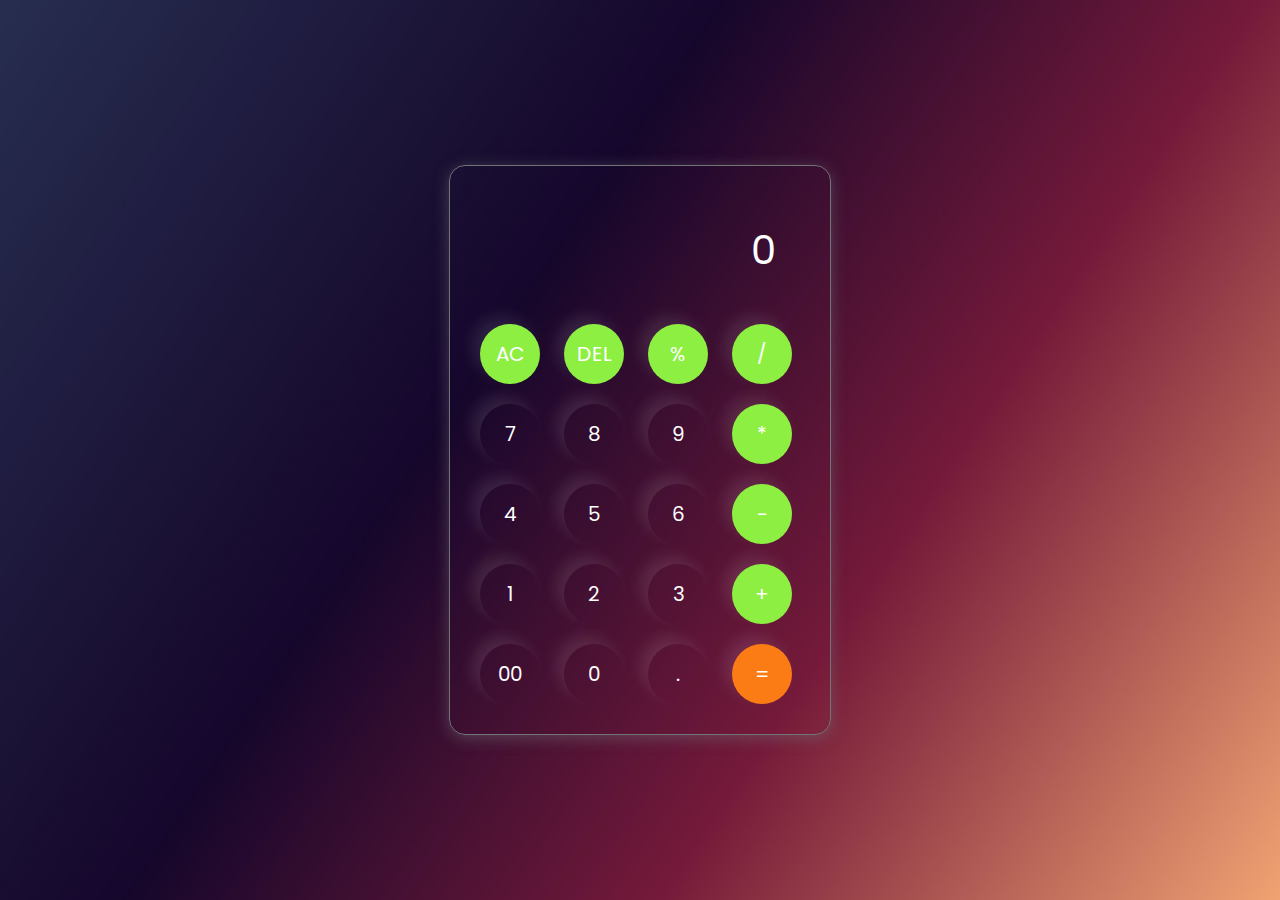
<file: Calculator/index.html>
<!DOCTYPE html>
<html lang="en">
  <head>
    <meta charset="UTF-8" />
    <meta http-equiv="X-UA-Compatible" content="IE=edge" />
    <meta name="viewport" content="width=device-width, initial-scale=1.0" />
    <link rel="stylesheet" href="style.css" />
    <title>Calculator</title>
  </head>
  <body>
    <div class="container">
      <div class="calculator">
        <input type="text" id="inputBox" placeholder="0" />
        <div>
          <button class="button operator">AC</button>
          <button class="button operator">DEL</button>
          <button class="button operator">%</button>
          <button class="button operator">/</button>
        </div>
        <div>
          <button class="button">7</button>
          <button class="button">8</button>
          <button class="button">9</button>
          <button class="button operator">*</button>
        </div>
        <div>
          <button class="button">4</button>
          <button class="button">5</button>
          <button class="button">6</button>
          <button class="button operator">-</button>
        </div>
        <div>
          <button class="button">1</button>
          <button class="button">2</button>
          <button class="button">3</button>
          <button class="button operator">+</button>
        </div>

        <div>
          <button class="button">00</button>
          <button class="button">0</button>
          <button class="button">.</button>
          <button class="button equalBtn">=</button>
        </div>
      </div>
    </div>

    <script src="script.js"></script>
  </body>
</html>
</file>
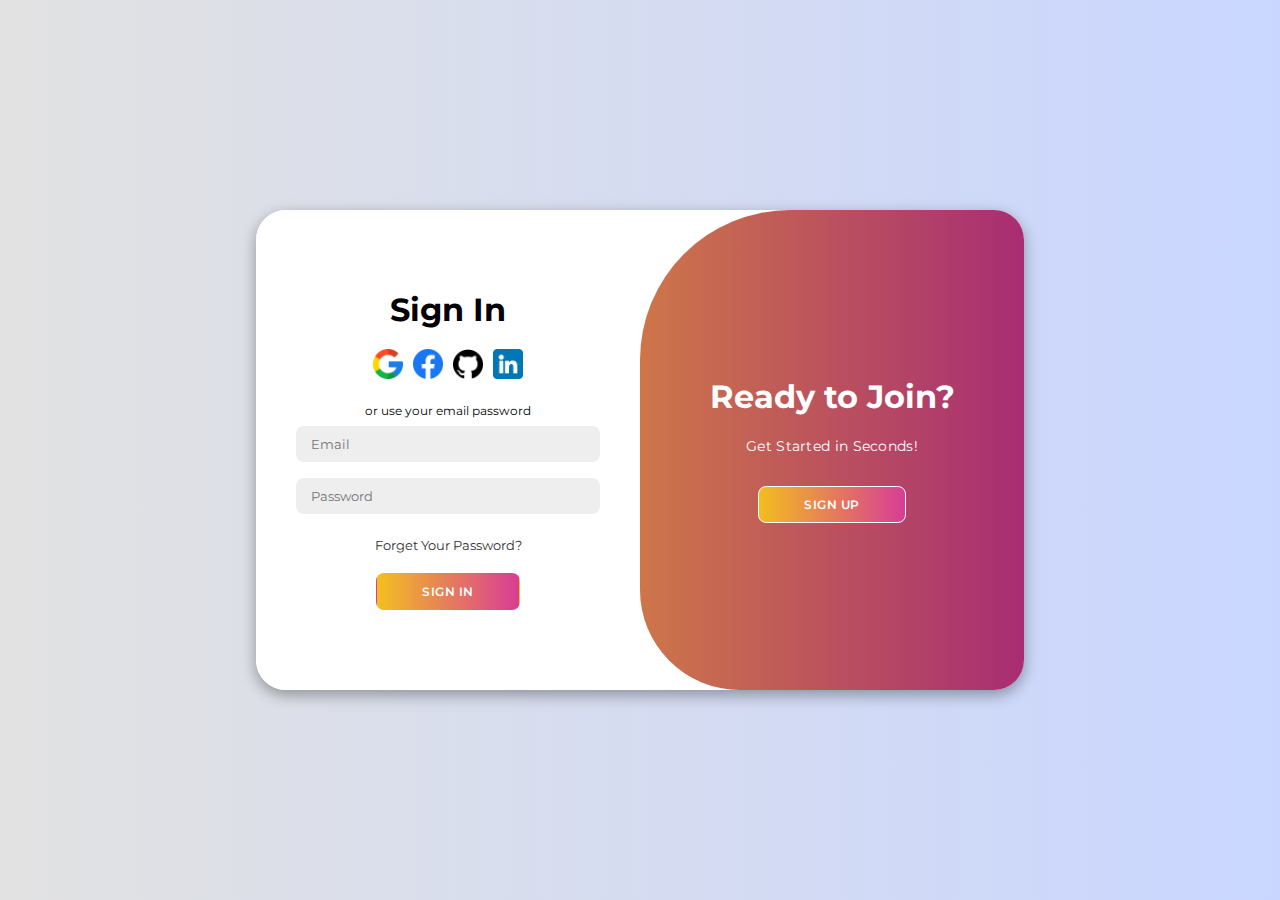
<file: Login page/index.html>
<!DOCTYPE html>
<html lang="en">
<head>
    <meta charset="UTF-8">
    <meta name="viewport" content="width=device-width, initial-scale=1.0">
    <link rel="stylesheet" href="style.css">
    <title>Login Page</title>
</head>

<body>

    <div class="container" id="container">
        <div class="form-container sign-up">
            <form>
                <h1>Create Account</h1>
                <div class="social-icons">
                    <div class="social-icons">
                        <a href="#" class="icon"><img src="./google.png" alt="Google"></a>
                        <a href="#" class="icon"><img src="./facebook.png" alt="Facebook"></a>
                        <a href="#" class="icon"><img src="./github.png" alt="GitHub"></a>
                        <a href="#" class="icon"><img src="./linkedin.png" alt="LinkedIn"></a>
                    </div>
                    
                </div>
                <span>or use your email for registration</span>
                <input type="text" placeholder="Name">
                <input type="email" placeholder="Email">
                <input type="password" placeholder="Password">
                <button>Sign Up</button>
            </form>
        </div>
        <div class="form-container sign-in">
            <form>
                <h1>Sign In</h1>
                <div class="social-icons">
                    <a href="#" class="icon"><img src="./google.png" alt="Google"></a>
                    <a href="#" class="icon"><img src="./facebook.png" alt="Facebook"></a>
                    <a href="#" class="icon"><img src="./github.png" alt="GitHub"></a>
                    <a href="#" class="icon"><img src="./linkedin.png" alt="LinkedIn"></a>
                </div>
                <span>or use your email password</span>
                <input type="email" placeholder="Email">
                <input type="password" placeholder="Password">
                <a href="#">Forget Your Password?</a>
                <button>Sign In</button>
            </form>
        </div>
        <div class="toggle-container">
            <div class="toggle">
                <div class="toggle-panel toggle-left">
                    <h1>Welcome Back!</h1>
                    <p> Sign In to Continue Your Journey.</p>
                    <button class="hidden" id="login">Sign In</button>
                </div>
                <div class="toggle-panel toggle-right">
                    <h1>Ready to Join?</h1>
                    <p>Get Started in Seconds!</p>
                    <button class="hidden" id="register">Sign Up</button>
                </div>
            </div>
        </div>
    </div>

    <script src="script.js"></script>
</body>

</html>
</file>
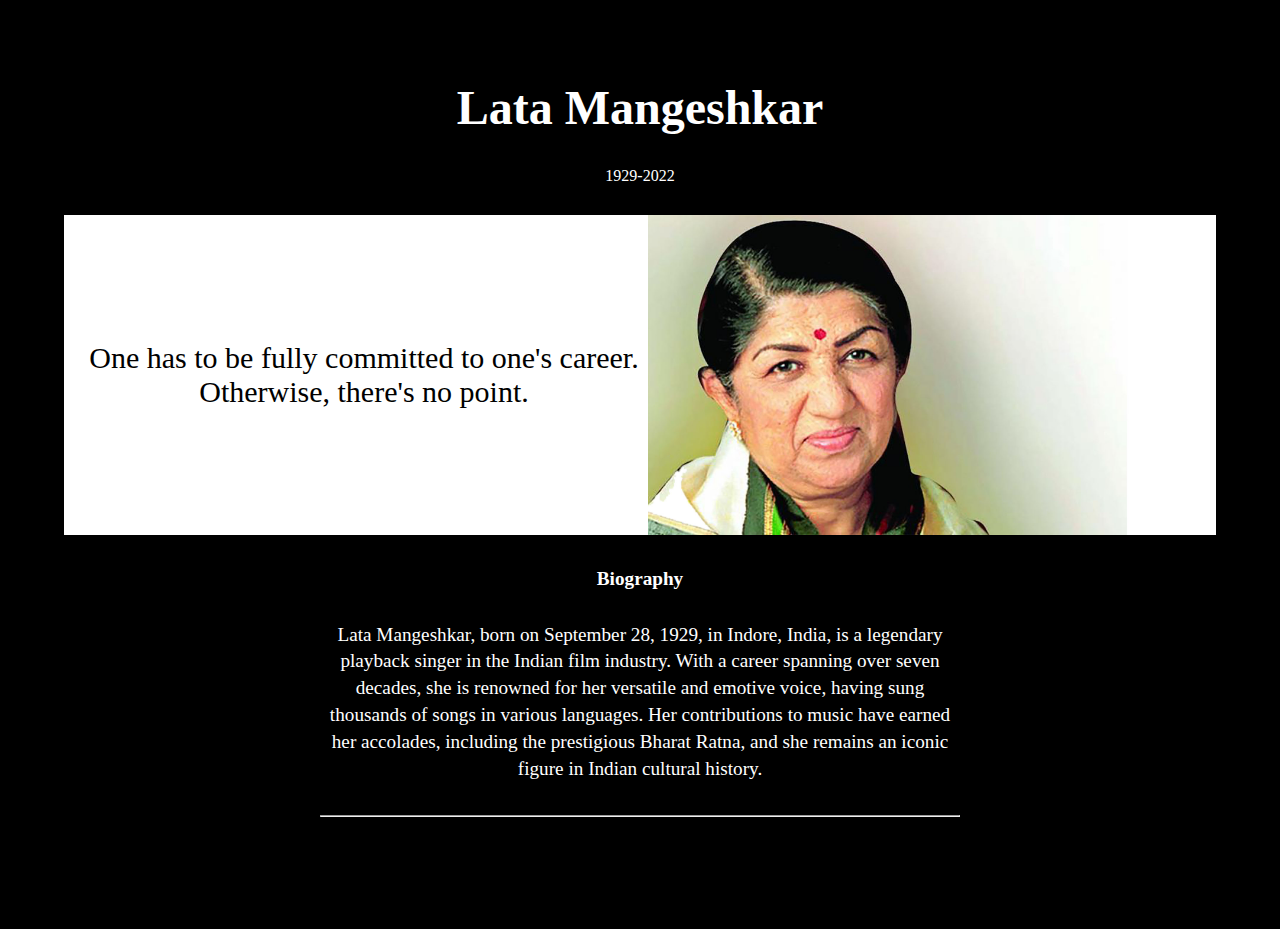
<file: Tribute Page/index.html>
<!DOCTYPE html>
<html lang="en">
<head>
    <meta charset="UTF-8">
    <meta name="viewport" content="width=device-width, initial-scale=1.0">
    <title>Tribute Page</title>
    <link rel="stylesheet" href="style.css">
</head>
<body>
    <header class="header">
        <h1 class="title">Lata Mangeshkar</h1>
        <p class="description">1929-2022</p>
    <header>
     <section class="tribute">
        <blockquote>
            One has to be fully committed to one's career. Otherwise, there's no point.
        </blockquote>
        <img src="lata-mangeshkar-1641883604.jpg" alt="Lata Mangeshkar">
     </section>
     <section class="bio">
        <h2>Biography</h2>
        <p>Lata Mangeshkar, born on September 28, 1929, in Indore, India, is a legendary playback singer in the Indian film industry. With a career spanning over seven decades, she is renowned for her versatile and emotive voice, having sung thousands of songs in various languages. Her contributions to music have earned her accolades, including the prestigious Bharat Ratna, and she remains an iconic figure in Indian cultural history.</p>
        <hr>
     </section>
</body>
</html>
</file>
<file: Calculator/style.css>
@import url('https://fonts.googleapis.com/css2?family=Poppins:wght@500&display=swap');

*{
    margin: 0;
    padding: 0;
    box-sizing: border-box;
    font-family: 'Poppins', sans-serif;
}

body{
    width: 100%;
    height: 100vh;
    display: flex;
    justify-content: center;
    align-items: center;
    background-image:url(./pexels-codioful-\(formerly-gradienta\)-7130475\ \(1\).jpg);
    background-size: cover;
}

.calculator{
    border: 1px solid #717377;
    padding: 20px;
    border-radius: 16px;
    background: transparent;
    box-shadow: 0px 3px 15px rgba(113, 115, 119, 0.5);

}

input{
    width: 320px;
    border: none;
    padding: 24px;
    margin: 10px;
    background: transparent;
    box-shadow: 0px 3px 15px rgbs(84, 84, 84, 0.1);
    font-size: 40px;
    text-align: right;
    cursor: pointer;
    color: #ffffff;
}

input::placeholder{
    color: #ffffff;
}

button{
    border: none;
    width: 60px;
    height: 60px;
    margin: 10px;
    border-radius: 50%;
    background: transparent;
    color: #ffffff;
    font-size: 20px;
    box-shadow: -8px -8px 15px rgba(255, 255, 255, 0.1);
    cursor: pointer;
}

.equalBtn{
    background-color: #fb7c14;
}

.operator{
    background-color: #8def42;
    color: white;
}
</file>
<file: Login page/style.css>
@import url('https://fonts.googleapis.com/css2?family=Montserrat:wght@300;400;500;600;700&display=swap');

*{
    margin: 0;
    padding: 0;
    box-sizing: border-box;
    font-family: 'Montserrat', sans-serif;
}

body{
    background-color: #c9d6ff;
    background: linear-gradient(to right, #e2e2e2, #c9d6ff);
    display: flex;
    align-items: center;
    justify-content: center;
    flex-direction: column;
    height: 100vh;
}

.container{
    background-color: #fff;
    border-radius: 30px;
    box-shadow: 0 5px 15px rgba(0, 0, 0, 0.35);
    position: relative;
    overflow: hidden;
    width: 768px;
    max-width: 100%;
    min-height: 480px;
}

.container p{
    font-size: 14px;
    line-height: 20px;
    letter-spacing: 0.3px;
    margin: 20px 0;
}

.container span{
    font-size: 12px;
}

.container a{
    color: #333;
    font-size: 13px;
    text-decoration: none;
    margin: 15px 0 10px;
}

.container button{
    background: linear-gradient(to right, #f3be1efd, #d83d95);
    color: #fff;
    font-size: 12px;
    padding: 10px 45px;
    border: 1px solid transparent;
    border-radius: 8px;
    font-weight: 600;
    letter-spacing: 0.5px;
    text-transform: uppercase;
    margin-top: 10px;
    cursor: pointer;
}

.container button.hidden{
    background-color: transparent;
    border-color: #fff;
}

.container form{
    background-color: #fff;
    display: flex;
    align-items: center;
    justify-content: center;
    flex-direction: column;
    padding: 0 40px;
    height: 100%;
}

.container input{
    background-color: #eee;
    border: none;
    margin: 8px 0;
    padding: 10px 15px;
    font-size: 13px;
    border-radius: 8px;
    width: 100%;
    outline: none;
}

.form-container{
    position: absolute;
    top: 0;
    height: 100%;
    transition: all 0.6s ease-in-out;
}

.sign-in{
    left: 0;
    width: 50%;
    z-index: 2;
}

.container.active .sign-in{
    transform: translateX(100%);
}

.sign-up{
    left: 0;
    width: 50%;
    opacity: 0;
    z-index: 1;
}

.container.active .sign-up{
    transform: translateX(100%);
    opacity: 1;
    z-index: 5;
    animation: move 0.6s;
}

@keyframes move{
    0%, 49.99%{
        opacity: 0;
        z-index: 1;
    }
    50%, 100%{
        opacity: 1;
        z-index: 5;
    }
}

.social-icons{
    margin: 20px 0;
}

.social-icons a img{
    display: inline-flex;
    justify-content: center;
    align-items: center;
    margin: 0 3px;
    width: 30px;
    height: 30px;
   

}

.toggle-container{
    position: absolute;
    top: 0;
    left: 50%;
    width: 50%;
    height: 100%;
    overflow: hidden;
    transition: all 0.6s ease-in-out;
    border-radius: 150px 0 0 100px;
    z-index: 1000;
}

.container.active .toggle-container{
    transform: translateX(-100%);
    border-radius: 0 150px 100px 0;
}

.toggle{
    background-color: #a82d98;
    height: 100%;
    background: linear-gradient(to right, #f3be1efd, #a82d73);
    color: #fff;
    position: relative;
    left: -100%;
    height: 100%;
    width: 200%;
    transform: translateX(0);
    transition: all 0.6s ease-in-out;
}

.container.active .toggle{
    transform: translateX(50%);
}

.toggle-panel{
    position: absolute;
    width: 50%;
    height: 100%;
    display: flex;
    align-items: center;
    justify-content: center;
    flex-direction: column;
    padding: 0 30px;
    text-align: center;
    top: 0;
    transform: translateX(0);
    transition: all 0.6s ease-in-out;
}

.toggle-left{
    transform: translateX(-200%);
}

.container.active .toggle-left{
    transform: translateX(0);
}

.toggle-right{
    right: 0;
    transform: translateX(0);
}

.container.active .toggle-right{
    transform: translateX(200%);
}
</file>
<file: Tribute Page/style.css>
*{
    margin: 0px; 
    padding: 0px;
    box-sizing: border-box; 
  }
  body{
      font-family: times,serif;
      color: white;
      background-color: black;
  }
  .container{
      max-width: 90rem;
      margin: 2rem auto;
      padding: 0px 2rem;
  }
  .header{
      padding: 4rem;
      margin: 1rem 0px;
      text-align: center;
  }
  .header > .title{
      margin-bottom: 2rem;
      font-size: 3rem;    
  }
  .header > .description{
      margin-top: 0.5rem;
      text-align: center; /* Adjust the margin as needed */
  }
  .tribute{
      display: grid;
      grid-template-columns: 1fr 1fr;
      max-width: 78rem;
      margin: 30px auto;
      background-color: white;
      color: black;
      align-items: center;
      padding: 0px 0px 0px 1rem;
  }
  
  .tribute blockquote{
      text-align: center;
      font-size: 30px;
  }
  .tribute img{
      max-width: 100%;
  }
  .bio{
      margin: 2rem auto;
      padding: opx 0.5rem;
      max-width: 40rem;
  }
  .bio > h2{
      margin-bottom: 2rem;
      font-size: 1.2rem;
      line-height: 1.2;
  }
  .bio > p{
      font-size: 1.2rem;
      line-height: 1.4;
  }
  .bio > hr{
      margin-top: 2rem;
  }
</file>
